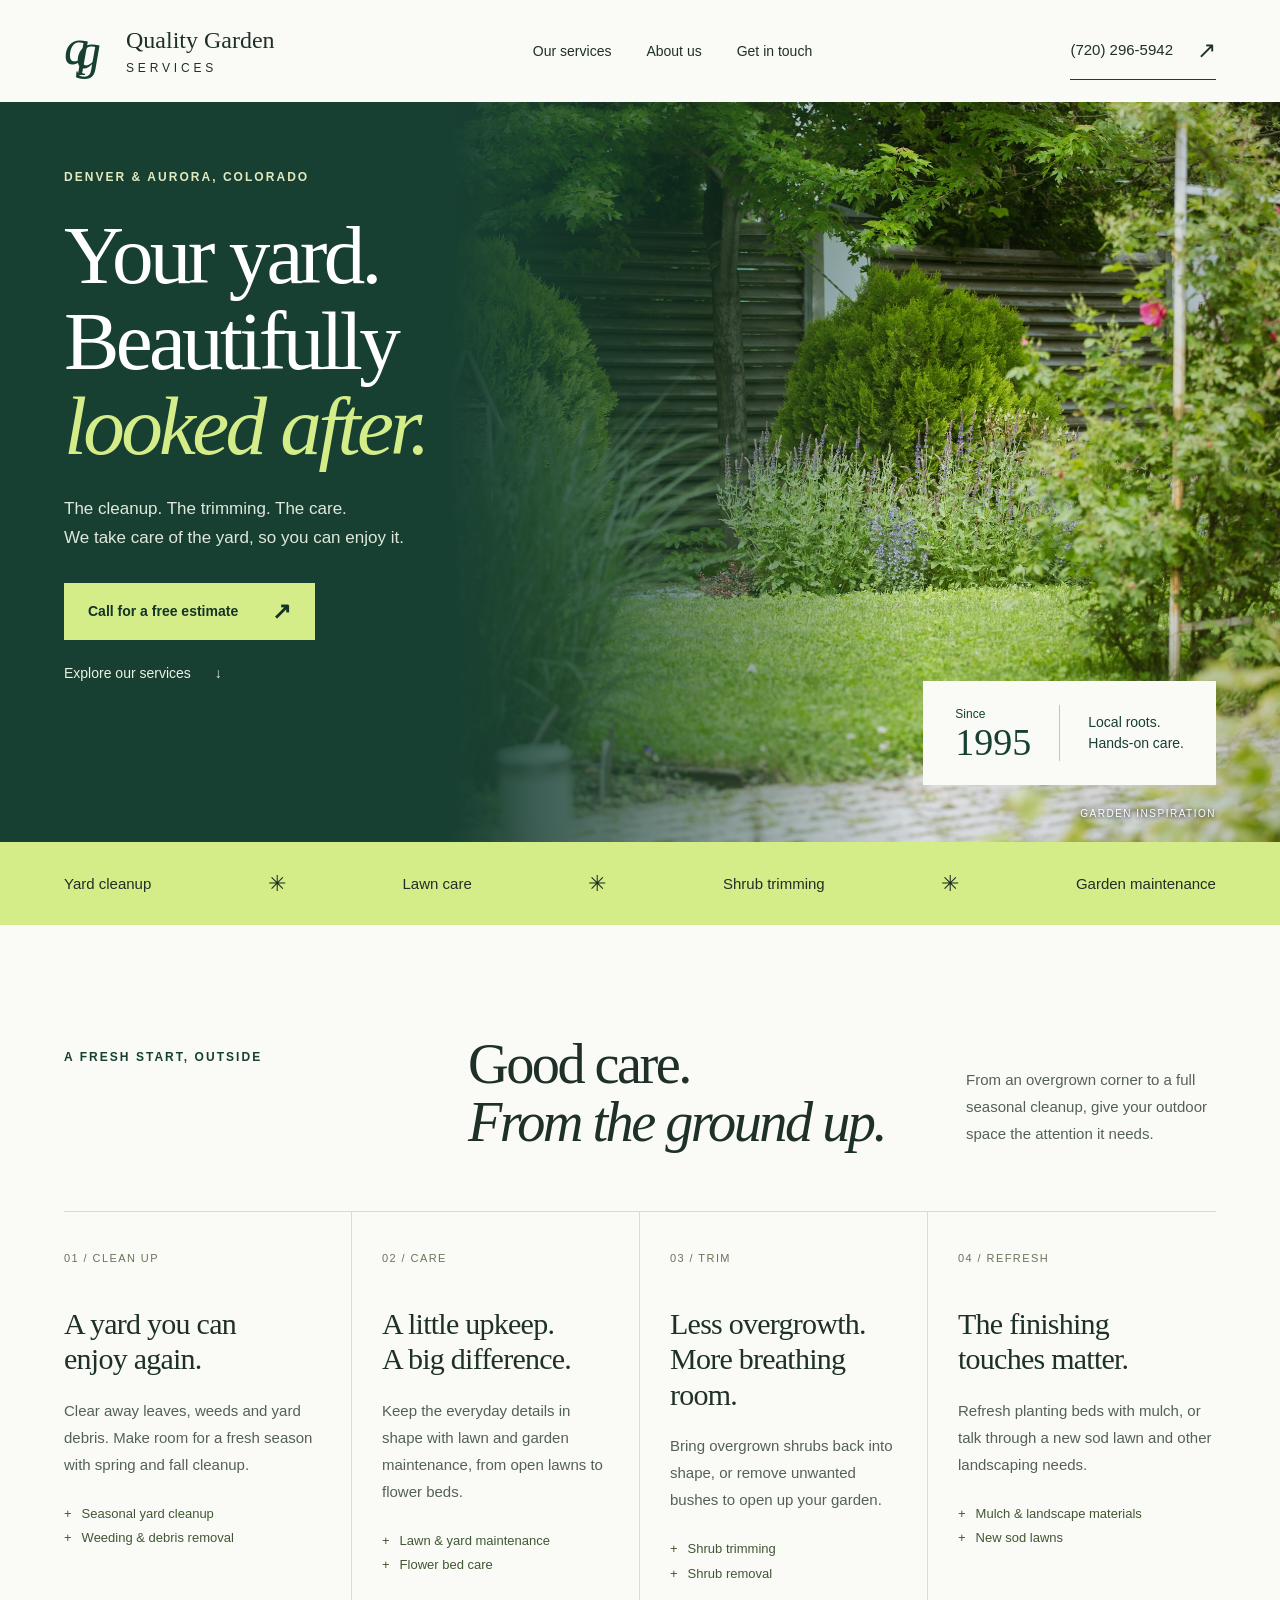
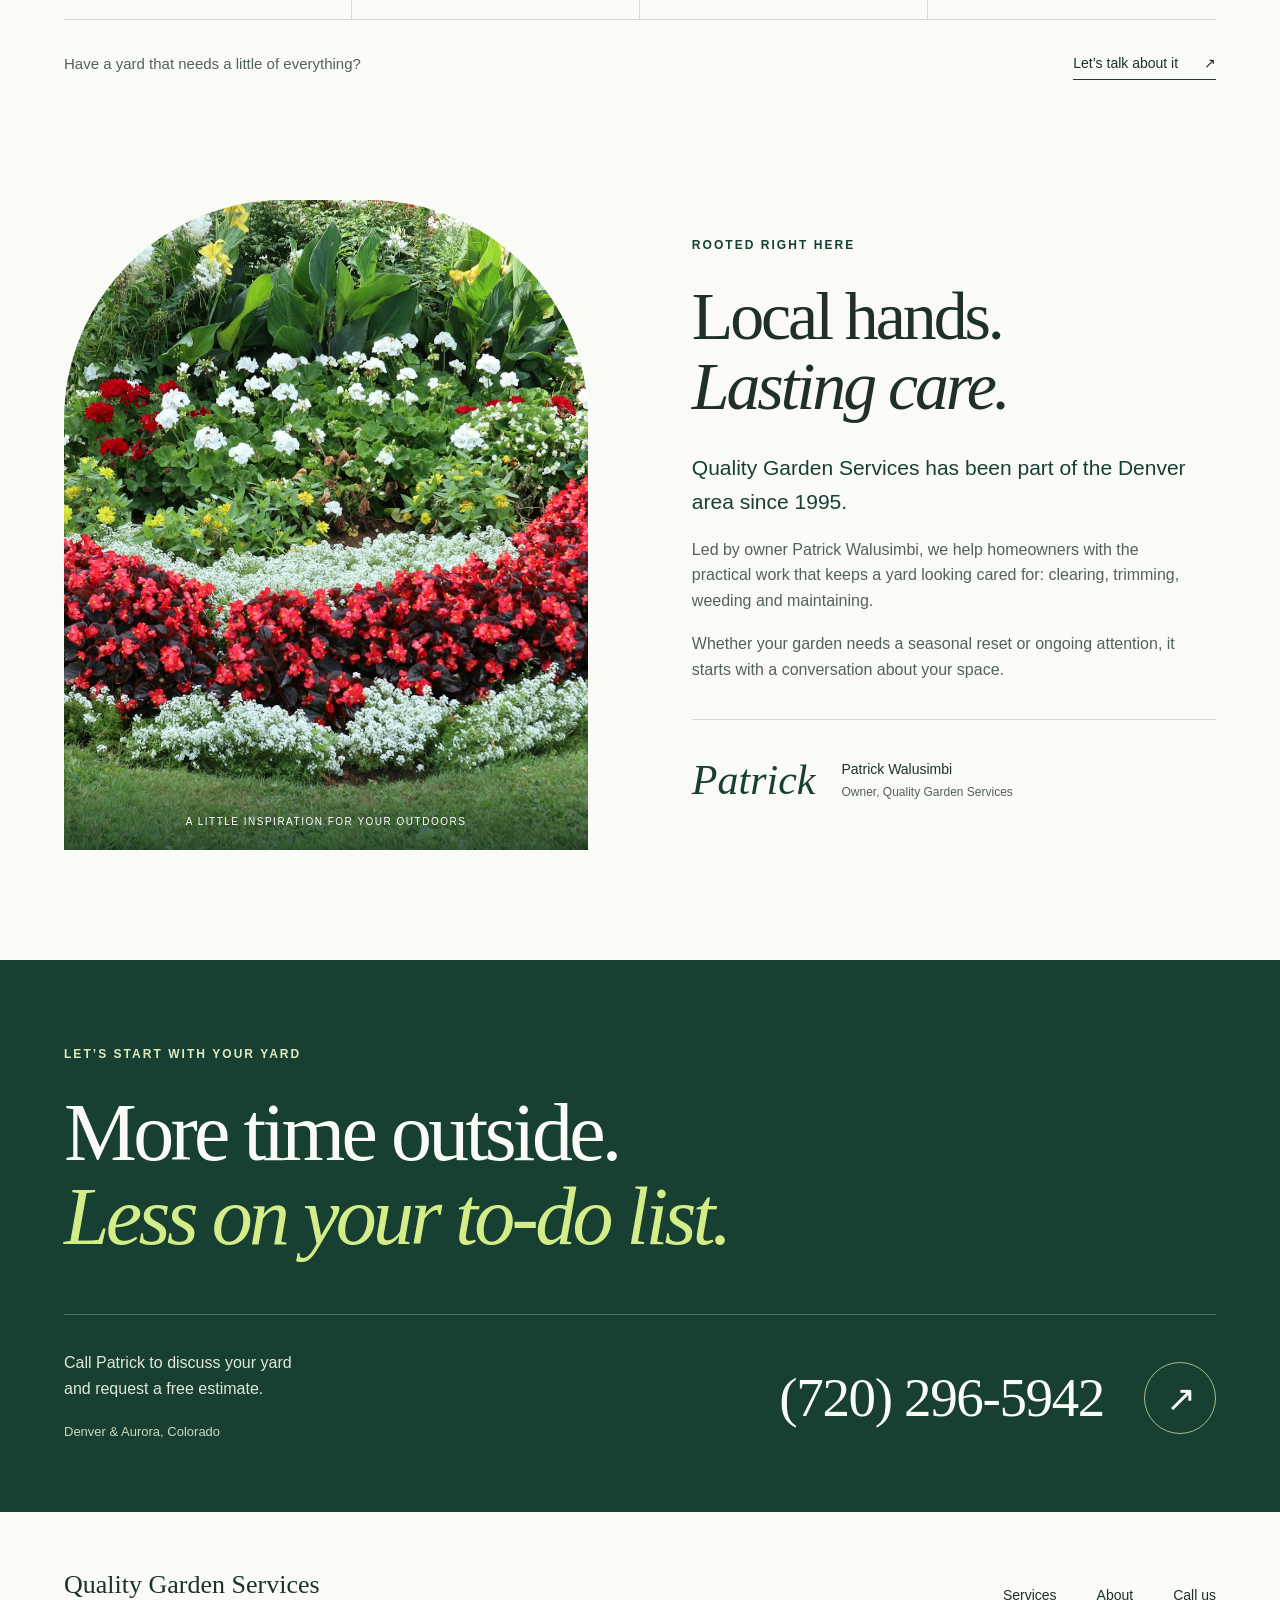
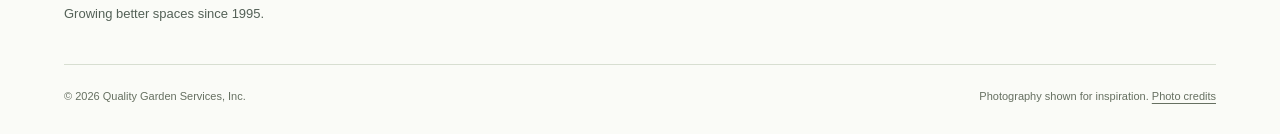
<file: index.html>
<!doctype html>
<html lang="en">
<head>
  <meta charset="utf-8">
  <meta name="viewport" content="width=device-width, initial-scale=1">
  <meta name="theme-color" content="#173f32">
  <title>Quality Garden Services | Denver &amp; Aurora Yard Care</title>
  <meta name="description" content="Quality Garden Services provides yard cleanup, lawn care, shrub trimming and garden maintenance in the Denver and Aurora area. Call 720-296-5942 for a free estimate.">
  <meta property="og:title" content="Quality Garden Services">
  <meta property="og:description" content="Your yard. Beautifully looked after. Yard cleanup, lawn care and garden maintenance in Denver and Aurora.">
  <meta property="og:type" content="website">
  <link rel="icon" type="image/svg+xml" href="data:image/svg+xml,%3Csvg xmlns='http://www.w3.org/2000/svg' viewBox='0 0 40 40'%3E%3Crect width='40' height='40' rx='10' fill='%23173f32'/%3E%3Cpath d='M28 10C13 9 8 19 15 26C22 33 32 23 28 10Z' fill='%23d4ed88'/%3E%3Cpath d='M12 31 25 15' stroke='%23173f32' stroke-width='2.5'/%3E%3C/svg%3E">
  <link rel="stylesheet" href="styles.css">
  <script src="script.js" defer></script>
</head>
<body>
  <a class="skip-link" href="#main">Skip to content</a>
  <header class="site-header">
    <a class="brand" href="#top" aria-label="Quality Garden Services home"><span class="brand-monogram" aria-hidden="true">q<span>g</span></span><span>Quality Garden<span class="brand-small">SERVICES</span></span></a>
    <button class="menu-toggle" aria-controls="main-nav" aria-expanded="false">Menu <span aria-hidden="true">＋</span></button>
    <nav id="main-nav" aria-label="Main navigation"><a href="#services">Our services</a><a href="#about">About us</a><a href="#contact">Get in touch</a></nav>
    <a class="header-call" href="tel:+17202965942">(720) 296-5942 <span aria-hidden="true">↗</span></a>
  </header>
  <main id="main">
    <section class="hero" id="top" aria-labelledby="hero-title">
      <div class="hero-photo"><img src="assets/garden-hero.jpg" alt="A sunlit garden with a green lawn and lush planting beds" width="1800" height="1200" fetchpriority="high"></div>
      <div class="hero-copy">
        <p class="eyebrow light">DENVER &amp; AURORA, COLORADO</p>
        <h1 id="hero-title">Your yard.<br>Beautifully<br><em>looked after.</em></h1>
        <p class="hero-description">The cleanup. The trimming. The care.<br>We take care of the yard, so you can enjoy it.</p>
        <a class="button button-lime" href="tel:+17202965942">Call for a free estimate <span aria-hidden="true">↗</span></a>
        <a class="hero-secondary" href="#services">Explore our services <span aria-hidden="true">↓</span></a>
      </div>
      <div class="hero-note"><span class="note-number">Since<br><strong>1995</strong></span><span>Local roots.<br>Hands-on care.</span></div>
      <span class="photo-label">GARDEN INSPIRATION</span>
    </section>

    <div class="service-strip" aria-label="Our specialties"><span>Yard cleanup</span><span aria-hidden="true">✳</span><span>Lawn care</span><span aria-hidden="true">✳</span><span>Shrub trimming</span><span aria-hidden="true">✳</span><span>Garden maintenance</span></div>

    <section class="services section-wrap" id="services" aria-labelledby="services-title">
      <div class="section-intro"><p class="eyebrow">A FRESH START, OUTSIDE</p><div><h2 id="services-title">Good care.<br><em>From the ground up.</em></h2><p>From an overgrown corner to a full seasonal cleanup, give your outdoor space the attention it needs.</p></div></div>
      <div class="services-grid">
        <article class="service-card"><span class="service-number">01 / CLEAN UP</span><h3>A yard you can<br>enjoy again.</h3><p>Clear away leaves, weeds and yard debris. Make room for a fresh season with spring and fall cleanup.</p><ul><li>Seasonal yard cleanup</li><li>Weeding &amp; debris removal</li></ul></article>
        <article class="service-card"><span class="service-number">02 / CARE</span><h3>A little upkeep.<br>A big difference.</h3><p>Keep the everyday details in shape with lawn and garden maintenance, from open lawns to flower beds.</p><ul><li>Lawn &amp; yard maintenance</li><li>Flower bed care</li></ul></article>
        <article class="service-card"><span class="service-number">03 / TRIM</span><h3>Less overgrowth.<br>More breathing room.</h3><p>Bring overgrown shrubs back into shape, or remove unwanted bushes to open up your garden.</p><ul><li>Shrub trimming</li><li>Shrub removal</li></ul></article>
        <article class="service-card"><span class="service-number">04 / REFRESH</span><h3>The finishing<br>touches matter.</h3><p>Refresh planting beds with mulch, or talk through a new sod lawn and other landscaping needs.</p><ul><li>Mulch &amp; landscape materials</li><li>New sod lawns</li></ul></article>
      </div>
      <div class="services-bottom"><p>Have a yard that needs a little of everything?</p><a class="text-link" href="tel:+17202965942">Let’s talk about it <span aria-hidden="true">↗</span></a></div>
    </section>

    <section class="about section-wrap" id="about" aria-labelledby="about-title">
      <figure class="about-image"><img src="assets/garden-detail.jpg" alt="Red and white flowers in a carefully maintained garden bed" width="1800" height="1200" loading="lazy"><figcaption>A LITTLE INSPIRATION FOR YOUR OUTDOORS</figcaption></figure>
      <div class="about-copy"><p class="eyebrow">ROOTED RIGHT HERE</p><h2 id="about-title">Local hands.<br><em>Lasting care.</em></h2><p class="about-lead">Quality Garden Services has been part of the Denver area since 1995.</p><p>Led by owner Patrick Walusimbi, we help homeowners with the practical work that keeps a yard looking cared for: clearing, trimming, weeding and maintaining.</p><p>Whether your garden needs a seasonal reset or ongoing attention, it starts with a conversation about your space.</p><div class="about-signoff"><span class="signature">Patrick</span><span>Patrick Walusimbi<br><small>Owner, Quality Garden Services</small></span></div></div>
    </section>

    <section class="contact" id="contact" aria-labelledby="contact-title"><div class="contact-inner"><p class="eyebrow light">LET’S START WITH YOUR YARD</p><h2 id="contact-title">More time outside.<br><em>Less on your to-do list.</em></h2><div class="contact-bottom"><div><p>Call Patrick to discuss your yard<br>and request a free estimate.</p><span class="contact-location">Denver &amp; Aurora, Colorado</span></div><a class="contact-phone" href="tel:+17202965942"><span>(720) 296-5942</span><span class="phone-arrow" aria-hidden="true">↗</span></a></div></div></section>
  </main>
  <footer class="site-footer"><a class="footer-brand" href="#top">Quality Garden Services<span>Growing better spaces since 1995.</span></a><div class="footer-links"><a href="#services">Services</a><a href="#about">About</a><a href="tel:+17202965942">Call us</a></div><div class="footer-bottom"><span>© <span id="year">2026</span> Quality Garden Services, Inc.</span><span>Photography shown for inspiration. <a href="photo-credits.html">Photo credits</a></span></div></footer>
</body>
</html>
</file>
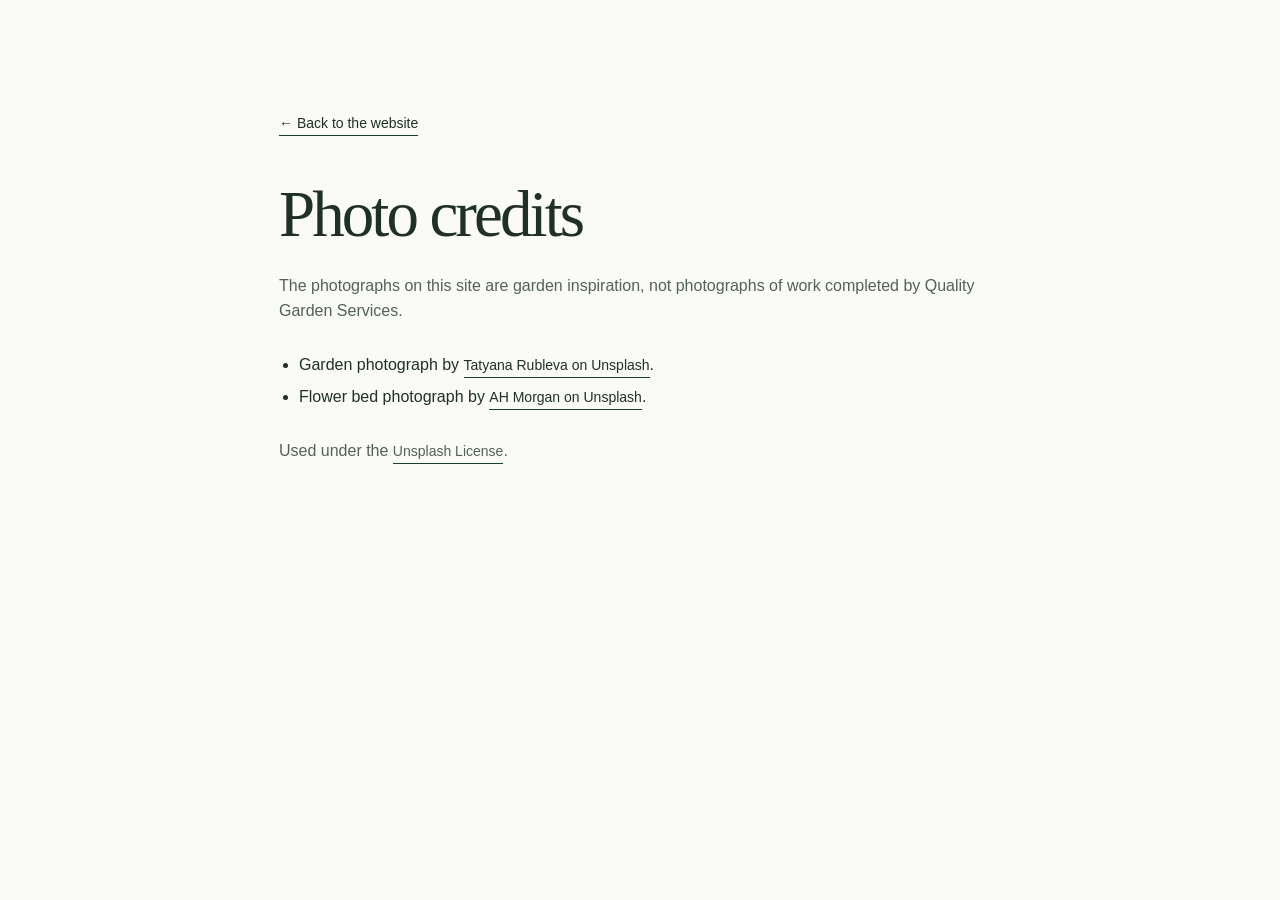
<file: photo-credits.html>
<!doctype html>
<html lang="en"><head><meta charset="utf-8"><meta name="viewport" content="width=device-width,initial-scale=1"><title>Photo credits | Quality Garden Services</title><meta name="robots" content="noindex"><link rel="stylesheet" href="styles.css"></head><body><main class="section-wrap" style="max-width:850px"><a class="text-link" href="./">← Back to the website</a><h1 style="font-size:clamp(40px,7vw,65px);margin:45px 0 25px">Photo credits</h1><p>The photographs on this site are garden inspiration, not photographs of work completed by Quality Garden Services.</p><ul style="padding-left:20px;margin:25px 0;line-height:2"><li>Garden photograph by <a class="text-link" href="https://unsplash.com/photos/green-garden-with-diverse-plants-a-birdhouse-and-stone-path-iOHMGaLo944">Tatyana Rubleva on Unsplash</a>.</li><li>Flower bed photograph by <a class="text-link" href="https://unsplash.com/photos/red-and-white-flower-garden-63j8unc6U3A">AH Morgan on Unsplash</a>.</li></ul><p>Used under the <a class="text-link" href="https://unsplash.com/license">Unsplash License</a>.</p></main></body></html>
</file>
<file: styles.css>
:root{--pine:#173f32;--deep:#123427;--lime:#d4ed88;--paper:#fafbf7;--ink:#1e3027;--muted:#546157;--line:#d7ded1;--serif:Georgia,'Times New Roman',serif;--sans:Arial,Helvetica,sans-serif}*{box-sizing:border-box}html{scroll-behavior:smooth;scroll-padding-top:100px}body{margin:0;background:var(--paper);color:var(--ink);font-family:var(--sans);font-size:16px;line-height:1.6}a{color:inherit;text-decoration:none}button{font:inherit}img{display:block;max-width:100%;object-fit:cover}button,a{-webkit-tap-highlight-color:transparent}a:focus-visible,button:focus-visible{outline:3px solid #a37b21;outline-offset:6px}h1,h2,h3,p,figure{margin:0}h1,h2,h3{font-weight:400}h1,h2{font-family:var(--serif);line-height:1.03;letter-spacing:-.045em}h1 em,h2 em{font-weight:400}p{color:var(--muted)}.skip-link{position:fixed;left:12px;top:-100px;background:white;padding:12px;z-index:100}.skip-link:focus{top:12px}.site-header{height:102px;display:flex;align-items:center;justify-content:space-between;padding:0 5%;gap:32px;background:var(--paper);position:relative;z-index:10}.brand{display:flex;align-items:center;gap:14px;font-family:var(--serif);font-size:24px;line-height:1}.brand-monogram{position:relative;display:block;font-family:var(--serif);font-size:50px;font-style:italic;letter-spacing:-13px;width:48px;height:59px;line-height:1;color:var(--pine)}.brand-monogram span{position:relative;top:4px}.brand-small{font-family:var(--sans);display:block;font-size:12px;letter-spacing:.32em;margin-top:10px}.site-header nav{display:flex;gap:35px;font-size:14px}.site-header nav a{padding:12px 0}.site-header nav a:hover{color:#547326}.header-call{display:flex;align-items:center;gap:24px;border-bottom:1px solid var(--pine);font-size:15px;padding:10px 0}.header-call span{font-size:23px}.menu-toggle{display:none}.hero{min-height:740px;position:relative;overflow:hidden;background:var(--pine);color:white}.hero-photo{position:absolute;inset:0 0 0 35%;background:#426041}.hero-photo img{width:100%;height:100%;object-position:center}.hero-photo:after{content:'';position:absolute;inset:0;background:linear-gradient(90deg,var(--pine) 0%,rgba(23,63,50,.76) 14%,rgba(23,63,50,.08) 58%,rgba(9,28,16,.2) 100%)}.hero-copy{position:relative;z-index:1;padding:66px 5% 75px;width:64%}.eyebrow{font-size:12px;letter-spacing:.17em;font-weight:600;color:var(--pine);line-height:1.5}.eyebrow.light{color:#e0eabf}.hero h1{font-size:clamp(64px,6.5vw,100px);margin:27px 0 25px}.hero h1 em{color:var(--lime)}.hero-description{color:#e0e8dc;font-size:17px;line-height:1.7;margin-bottom:30px}.button{display:inline-flex;gap:34px;align-items:center;padding:17px 24px;font-size:14px;font-weight:600;transition:background .2s,transform .2s}.button-lime{background:var(--lime);color:var(--deep)}.button:hover{background:#e4f6b6;transform:translateY(-2px)}.button span{font-size:23px;line-height:1}.hero-secondary{display:block;width:fit-content;margin-top:22px;font-size:14px;color:#edf2e4}.hero-secondary span{margin-left:20px}.hero-note{position:absolute;right:5%;bottom:57px;z-index:1;display:flex;align-items:center;gap:28px;color:var(--pine);background:var(--paper);padding:24px 32px;font-size:14px;line-height:1.5}.note-number{border-right:1px solid #bec9b5;padding-right:28px;font-size:12px}.note-number strong{font-family:var(--serif);font-weight:400;font-size:38px;line-height:1}.photo-label{position:absolute;right:5%;bottom:20px;color:#fff;font-size:10px;letter-spacing:.15em;text-shadow:0 1px 4px #000}.service-strip{padding:24px 5%;display:flex;align-items:center;justify-content:space-between;gap:25px;background:var(--lime);font-size:15px;font-weight:500}.service-strip span[aria-hidden]{font-size:22px;font-weight:400}.section-wrap{max-width:1600px;margin:auto;padding:110px 5%}.section-intro{display:grid;grid-template-columns:1fr 2fr;gap:30px}.section-intro>.eyebrow{padding-top:13px}.section-intro>div{display:flex;align-items:flex-end;gap:54px;justify-content:space-between}.section-intro h2{font-size:clamp(38px,4.4vw,65px);white-space:nowrap}.section-intro>div>p{max-width:250px;font-size:15px;line-height:1.8;padding-bottom:4px}.services-grid{display:grid;grid-template-columns:repeat(4,minmax(0,1fr));margin-top:60px;border-top:1px solid var(--line);border-bottom:1px solid var(--line)}.service-card{padding:32px 30px 33px;border-right:1px solid var(--line)}.service-card:first-child{padding-left:0}.service-card:last-child{border-right:0;padding-right:0}.service-number{font-size:11px;letter-spacing:.13em;color:#68755a}.service-card h3{font-family:var(--serif);font-size:30px;letter-spacing:-.025em;line-height:1.18;margin:36px 0 20px}.service-card p{font-size:15px;line-height:1.8}.service-card ul{list-style:none;margin:24px 0 0;padding:0;font-size:13px;line-height:1.9;color:#405733}.service-card li:before{content:'+';margin-right:10px}.services-bottom{display:flex;align-items:center;justify-content:space-between;gap:20px;padding-top:28px;font-size:15px}.text-link{border-bottom:1px solid var(--pine);padding:4px 0;font-size:14px;white-space:nowrap}.text-link span{margin-left:22px}.about{display:grid;grid-template-columns:1fr 1fr;gap:9%;padding-top:10px;align-items:center}.about-image{position:relative;height:650px;overflow:hidden;background:#8ca67a;border-radius:220px 220px 0 0}.about-image img{height:100%;width:100%;object-position:center}.about-image figcaption{position:absolute;bottom:0;right:0;left:0;padding:60px 22px 20px;background:linear-gradient(transparent,#102a22a1);color:white;text-align:center;font-size:10px;letter-spacing:.15em}.about-copy{padding:35px 0}.about h2{font-size:clamp(45px,5.3vw,76px);margin:28px 0 30px}.about-copy p:not(.eyebrow){max-width:500px;margin-bottom:18px}.about-copy .about-lead{font-size:21px;color:var(--pine);line-height:1.6}.about-signoff{display:flex;align-items:center;gap:26px;border-top:1px solid var(--line);margin-top:36px;padding-top:27px;font-size:14px;line-height:1.6}.signature{font-family:var(--serif);font-style:italic;font-size:42px;color:var(--pine)}.about-signoff small{font-size:12px;color:var(--muted)}.contact{background:var(--pine);color:var(--paper);padding:85px 5% 70px}.contact-inner{max-width:1440px;margin:auto}.contact h2{font-size:clamp(48px,6.4vw,90px);margin-top:28px}.contact h2 em{color:var(--lime)}.contact-bottom{display:flex;align-items:flex-end;justify-content:space-between;gap:35px;border-top:1px solid #ffffff3b;margin-top:55px;padding-top:35px}.contact-bottom p{color:#e1e9dd;font-size:16px}.contact-location{display:block;font-size:13px;color:#c8d9bd;margin-top:20px}.contact-phone{display:flex;align-items:center;gap:40px;font-family:var(--serif);font-size:clamp(30px,4.3vw,62px);letter-spacing:-.025em}.phone-arrow{display:flex;align-items:center;justify-content:center;border:1px solid #a7bb8c;border-radius:50%;height:72px;width:72px;font-family:var(--sans);font-size:36px;transition:background .2s,color .2s}.contact-phone:hover .phone-arrow{color:var(--pine);background:var(--lime)}.site-footer{padding:53px 5% 28px;display:flex;flex-wrap:wrap;align-items:center;justify-content:space-between;gap:40px}.footer-brand{font-family:var(--serif);font-size:26px;line-height:1.5}.footer-brand span{display:block;font-family:var(--sans);font-size:13px;color:var(--muted)}.footer-links{display:flex;gap:40px;font-size:14px}.footer-bottom{width:100%;border-top:1px solid var(--line);padding-top:23px;display:flex;justify-content:space-between;gap:20px;font-size:11px;color:#667061}.footer-bottom a{text-decoration:underline;text-underline-offset:3px}
@media(min-width:1700px){.hero-copy{padding-left:calc((100vw - 1440px)/2)}.site-header{padding-left:calc((100vw - 1440px)/2);padding-right:calc((100vw - 1440px)/2)}}
@media(max-width:1150px){.site-header{gap:18px}.site-header nav{gap:24px}.brand{font-size:21px}.header-call{font-size:14px;gap:14px}.section-intro{grid-template-columns:1fr}.section-intro>div{align-items:center}.section-intro>div>p{max-width:300px}.hero-copy{width:75%}.hero h1{font-size:80px}.hero-note{right:4%;padding:20px;bottom:40px;gap:18px}.note-number{padding-right:18px}.photo-label{bottom:12px}.service-card{padding-left:22px;padding-right:22px}.service-card h3{font-size:26px}.about{gap:6%}.about-image{height:570px}.contact-phone{gap:20px}}
@media(max-width:800px){html{scroll-padding-top:25px}.site-header{height:85px;padding:0 6%}.brand{font-size:22px}.brand-monogram{font-size:45px;width:40px;height:53px}.brand-small{font-size:10px;margin-top:9px}.header-call{display:none}.menu-toggle{display:flex;align-items:center;gap:12px;background:transparent;border:1px solid #c9d3c0;padding:9px 13px;font-size:14px;color:var(--pine)}.menu-toggle span{font-size:18px}.site-header nav{display:none;position:absolute;left:0;right:0;top:85px;background:var(--paper);padding:18px 6% 25px;border-bottom:1px solid var(--line);box-shadow:0 18px 20px #0b302116}.site-header nav.is-open{display:flex;flex-direction:column;gap:6px}.hero{min-height:750px}.hero-photo{left:15%}.hero-photo:after{background:linear-gradient(90deg,#173f32f2,#173f327d 55%,#173f3233),linear-gradient(0deg,#173f32b3,transparent 40%)}.hero-copy{padding:48px 6% 135px;width:100%}.hero h1{font-size:clamp(60px,10vw,85px)}.hero-description{font-size:16px}.hero-note{left:6%;right:auto;bottom:28px;gap:22px;padding:15px 22px}.note-number{padding-right:22px;font-size:11px}.note-number strong{font-size:27px}.hero-note>span:last-child{font-size:12px}.photo-label{right:6%;bottom:16px;font-size:9px}.service-strip{display:grid;grid-template-columns:1fr 1fr;padding:23px 6%;gap:12px 24px;font-size:14px}.service-strip span[aria-hidden]{display:none}.service-strip span:not([aria-hidden]){border-left:1px solid #8ca258;padding-left:14px}.section-wrap{padding:70px 6%}.section-intro{gap:24px}.section-intro>div{display:block}.section-intro h2{font-size:46px;white-space:normal}.section-intro>div>p{max-width:450px;margin-top:22px;font-size:16px}.services-grid{grid-template-columns:1fr 1fr;margin-top:40px}.service-card{padding:27px 25px!important}.service-card:nth-child(odd){padding-left:0!important}.service-card:nth-child(even){border-right:0;padding-right:0!important}.service-card:nth-child(-n+2){border-bottom:1px solid var(--line)}.service-card h3{font-size:28px;margin-top:26px}.service-card p{font-size:15px}.services-bottom{align-items:flex-start}.services-bottom p{max-width:230px}.about{grid-template-columns:1fr;padding-top:10px;gap:30px}.about-image{height:520px;max-width:570px;width:100%;border-radius:260px 260px 0 0}.about-copy{padding:0}.about h2{font-size:56px}.about-copy p:not(.eyebrow){max-width:none}.contact{padding:65px 6%}.contact h2{font-size:56px}.contact-bottom{display:block;margin-top:35px;padding-top:28px}.contact-phone{font-size:43px;justify-content:space-between;max-width:570px;margin-top:32px}.phone-arrow{width:58px;height:58px;font-size:28px}.site-footer{padding:40px 6% 25px;gap:26px}.footer-brand{font-size:25px}.footer-links{gap:26px}.footer-bottom{flex-direction:column;gap:8px;font-size:12px}}
@media(max-width:440px){.hero{min-height:710px}.hero-copy{padding-top:40px}.hero h1{font-size:59px;letter-spacing:-.052em}.hero .eyebrow{font-size:10px}.hero-description{font-size:15px}.hero-secondary{margin-top:20px}.hero-note{bottom:28px}.photo-label{font-size:8px;bottom:8px}.section-intro h2{font-size:40px}.service-card{padding-left:17px!important;padding-right:17px!important}.service-card h3{font-size:25px}.service-card p{font-size:14px}.service-card ul{font-size:12px}.service-number{font-size:10px}.services-bottom{display:block}.services-bottom p{max-width:none;margin-bottom:12px}.about-image{height:420px}.about h2{font-size:51px}.about-signoff{gap:20px}.signature{font-size:37px}.contact h2{font-size:45px}.contact-phone{font-size:35px;gap:10px}.phone-arrow{width:48px;height:48px;flex-shrink:0}.footer-brand{font-size:24px}}
@media(prefers-reduced-motion:reduce){html{scroll-behavior:auto}*,*:before,*:after{transition:none!important;animation:none!important}}
@media(max-width:440px){.hero h1{font-size:clamp(48px,14.5vw,59px)}.contact-phone{font-size:clamp(28px,8vw,35px)}}
</file>
